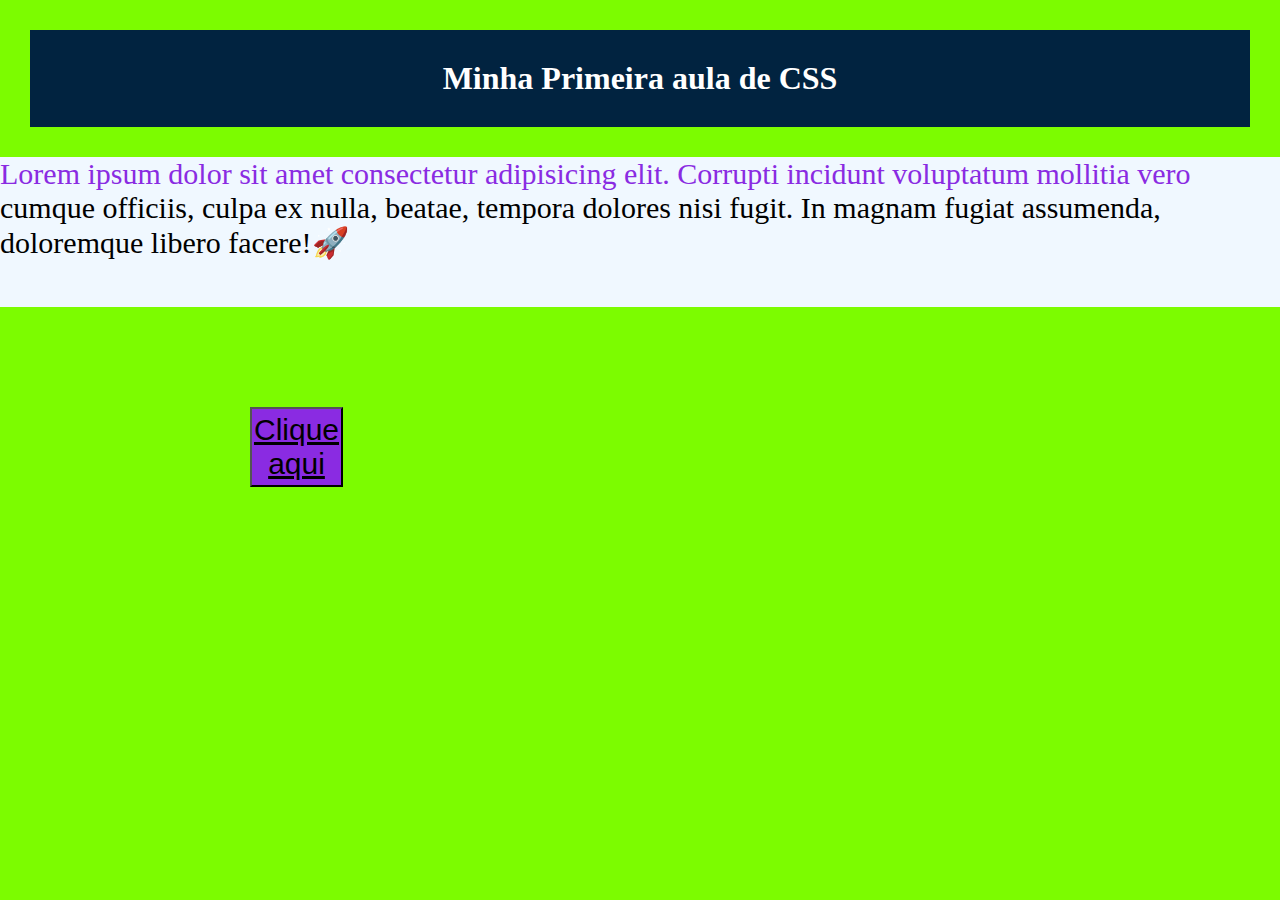
<file: Devclub/CSS/index.html>
<!DOCTYPE html>
<html lang="pt-br">
<head>
    <meta charset="UTF-8">
    <meta name="viewport" content="width=device-width, initial-scale=1.0">
    <link rel="stylesheet" href="style.css">
    <title>Document</title>
</head>
<body>
    <h1 class="texto"> Minha Primeira aula de CSS</h1>
    <P class="paragrafo">Lorem ipsum dolor sit amet consectetur adipisicing elit. Corrupti incidunt voluptatum mollitia vero cumque officiis, culpa ex nulla, beatae, tempora dolores nisi fugit. In magnam fugiat assumenda, doloremque libero facere!</P>
    <button class="botao"><a href="dasdasdasd">Clique aqui</a></button>
</body>

</html>
</file>
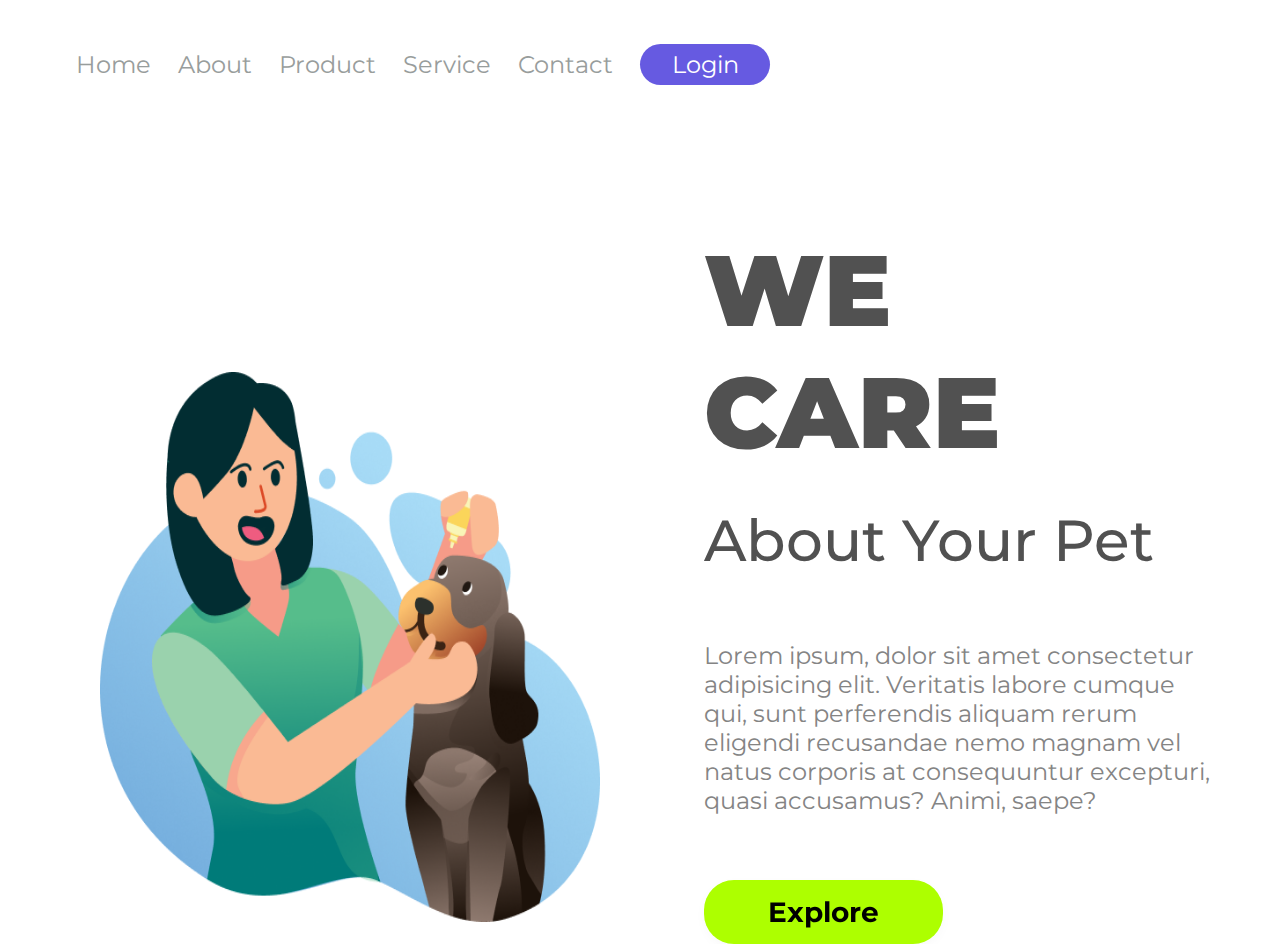
<file: Devclub/PROJETOS/projeto 1/index.html>
<!DOCTYPE html>
<html lang="pt-br">
<head>
    <meta charset="UTF-8">
    <meta name="viewport" content="width=device-width, initial-scale=1.0">
    <link rel="stylesheet" href="style.css">
    <link rel="preconnect" href="https://fonts.googleapis.com">
<link rel="preconnect" href="https://fonts.gstatic.com" crossorigin>
<link href="https://fonts.googleapis.com/css2?family=Montserrat:ital,wght@0,100..900;1,100..900&display=swap" rel="stylesheet">
    <title>We Care</title>
</head>
<body>
    <header>
        <a class="link-header">Home</a>
        <a  class="link-header">About</a>
        <a  class="link-header">Product</a>
        <a  class="link-header">Service</a>
        <a  class="link-header">Contact</a>
        <button  class="button-header">Login</button>
    </header>
    <main>
        <img src="img/we-care.png.png" class="img-logo" alt="we-care logo">
        <section>
            <h1>WE CARE</h1>
            <h2> About Your Pet</h2>
            <p>Lorem ipsum, dolor sit amet consectetur adipisicing elit. Veritatis labore cumque qui, sunt perferendis aliquam rerum eligendi recusandae nemo magnam vel natus corporis at consequuntur excepturi, quasi accusamus? Animi, saepe?</p>
            <button class="button-main">Explore</button>
            
        </section>
    </main>
</body>
</html>
</file>
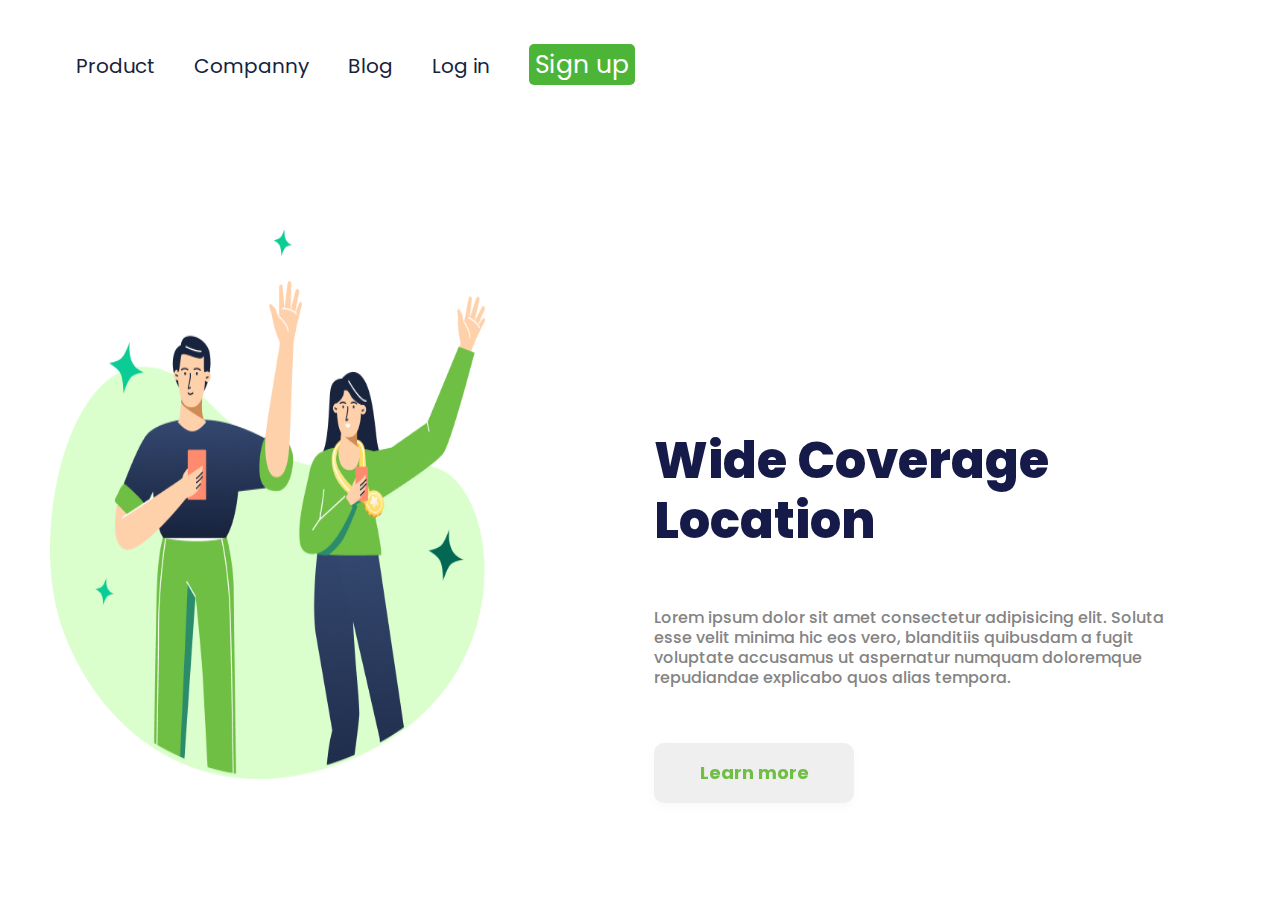
<file: Devclub/PROJETOS/projeto 2/index.html>
<!DOCTYPE html>
<html lang="pt-br">
<head>
    <meta charset="UTF-8">
    <meta name="viewport" content="width=device-width, initial-scale=1.0">
<link href="https://fonts.googleapis.com/css2?family=Montserrat:ital,wght@0,100..900;1,100..900&family=Poppins:ital,wght@0,100;0,200;0,300;0,400;0,500;0,600;0,700;0,800;0,900;1,100;1,200;1,300;1,400;1,500;1,600;1,700;1,800;1,900&display=swap" rel="stylesheet">
<link rel="stylesheet" href="style.css">
    <title>Desafio - 01 - CSS</title>
</head>
<body>
    <header>
        <a class="link-topo">Product</a>
        <a class="link-topo">Companny</a>
        <a class="link-topo">Blog</a>
        <a class="link-topo">Log in</a>
        <button class="button-topo">Sign up</button>
    </header>
    <main>
        <img src="img/(Positive) Congratulation You get 40 point for your ride.png" class="img-meio" alt=" img.logo">
        <div>
            <h1>Wide Coverage Location</h1>
             <p>Lorem ipsum dolor sit amet consectetur adipisicing elit. Soluta esse velit minima hic eos vero, blanditiis quibusdam a fugit voluptate accusamus ut aspernatur numquam doloremque repudiandae explicabo quos alias tempora.</p>
             <button class="button-baixo">Learn more</button>
        </div>
    </main>
</body>
</html>
</file>
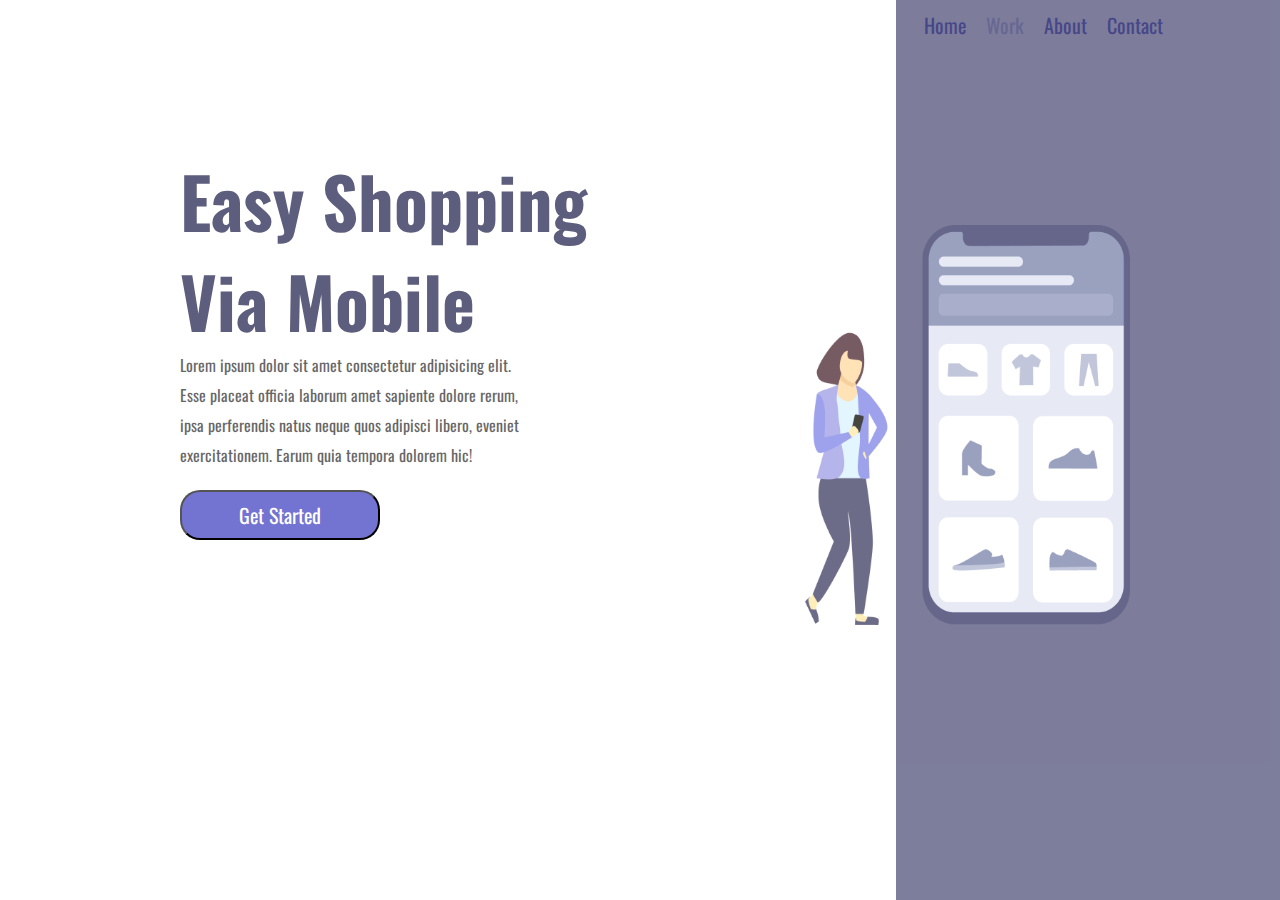
<file: Devclub/PROJETOS/projeto 3/index.html>
<!DOCTYPE html>
<html lang="pt-br">
<head>
    <meta charset="UTF-8">
    <meta name="viewport" content="width=device-width, initial-scale=1.0">
    <link rel="preconnect" href="https://fonts.googleapis.com">
    <link rel="preconnect" href="https://fonts.gstatic.com" crossorigin>
    <link href="https://fonts.googleapis.com/css2?family=Montserrat:ital,wght@0,100..900;1,100..900&family=Oswald:wght@200..700&family=Poppins:ital,wght@0,100;0,200;0,300;0,400;0,500;0,600;0,700;0,800;0,900;1,100;1,200;1,300;1,400;1,500;1,600;1,700;1,800;1,900&display=swap" rel="stylesheet">
    <title>CSS - Projeto</title>
    <link rel="stylesheet" href="style.css">
</head>
<body>
    <div class="wrapper"></div>
      <section class="container-left">
          <h1>Easy Shopping Via Mobile</h1>
                <p>Lorem ipsum dolor sit amet consectetur adipisicing elit. Esse placeat officia laborum amet sapiente dolore rerum, ipsa perferendis natus neque quos adipisci libero, eveniet exercitationem. Earum quia tempora dolorem hic!</p>
                   <Button>
                       <a href="#"  class="botao-get">Get Started</a>
                   </Button>
             </section>
                <section class="container-right">
                        <a href="#" class="link">Home</a>
                        <a href="#" class="link">Work</a>
                        <a href="#" class="link">About</a>
                        <a href="#" class="link">Contact</a>
                    <img src="img-3/img-3.png" class="img-logo" alt="img-3">
             </section>
    </div>
</body>
</html>
</file>
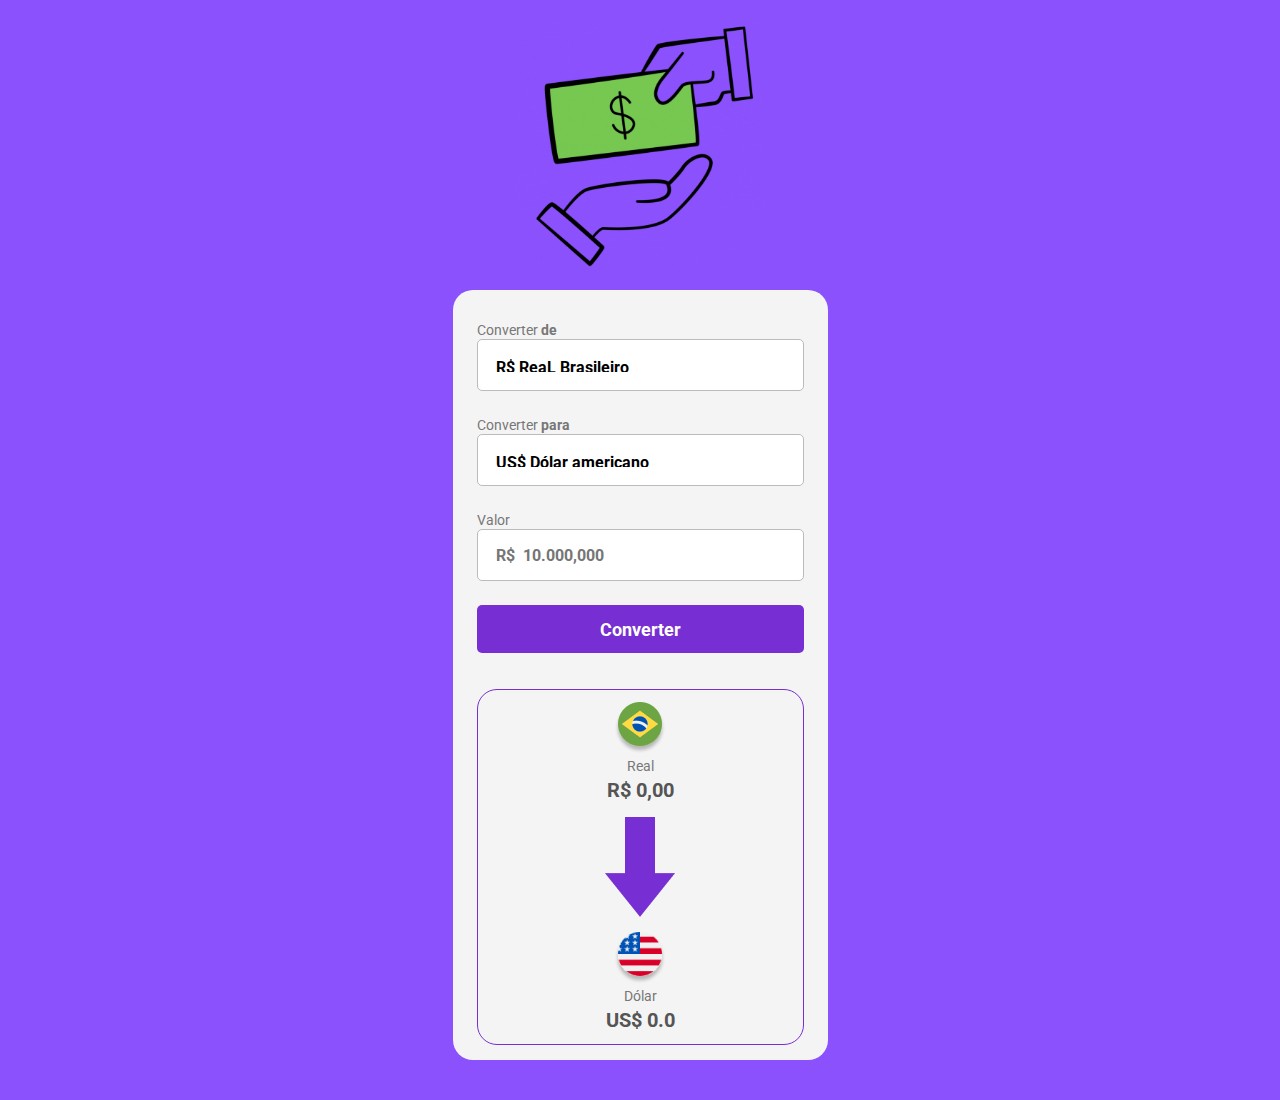
<file: Devclub/PROJETOS/projeto 4/index.html>
<!DOCTYPE html>
<html lang="pt-br">
<head>
    <meta charset="UTF-8">
    <meta name="viewport" content="width=device-width, initial-scale=1.0">
    <link rel="preconnect" href="https://fonts.googleapis.com">
<link rel="preconnect" href="https://fonts.gstatic.com" crossorigin>
<link href="https://fonts.googleapis.com/css2?family=Roboto:ital,wght@0,100..900;1,100..900&display=swap" rel="stylesheet">
<link rel="stylesheet" href="style.css">

    <title>DevClub - Convert Money</title>
    
</head>
<body>
    <img class="logo" src="assets/gif1.gif" alt="logo-gif1-convert-money">

    <main>
        <label>
            Converter <b>de</b>
            <select>
                <option> R$ ReaL Brasileiro</option>
            </select>
        </label>

        <label>
            Converter <b>para</b>
            <select class="currency-select">
                <option value="dolar">US$ Dólar americano</option>
                <option value="euro">€ Euro</option>
            </select>
        </label>

        <label>
            Valor
            <input class="input-currency" placeholder="R$  10.000,000">
        </label>

        <button class="convert-button">Converter</button>

        <section>
            <div class="currency-box">
                <img src="assets/brasil.png" alt="logo-moeda-a-converter">
                <p class="currency">Real</p>
                <p class="currency-value-to-convert">R$ 0,00</p>
            </div>


            <img class="arrow-img" src="assets/arrow.png" alt="seta">

            <div class="currency-box">
                <img class="currency-img" src="assets/dola.png" alt="logo-moeda-convertida">
                <p class="currency" id="currency-name">Dólar</p>
                <p class="currency-value">US$ 0.0</p>
            </div>
        </section>

    </main>
    
</body>
<script src="script.js"></script>
</html>
</file>
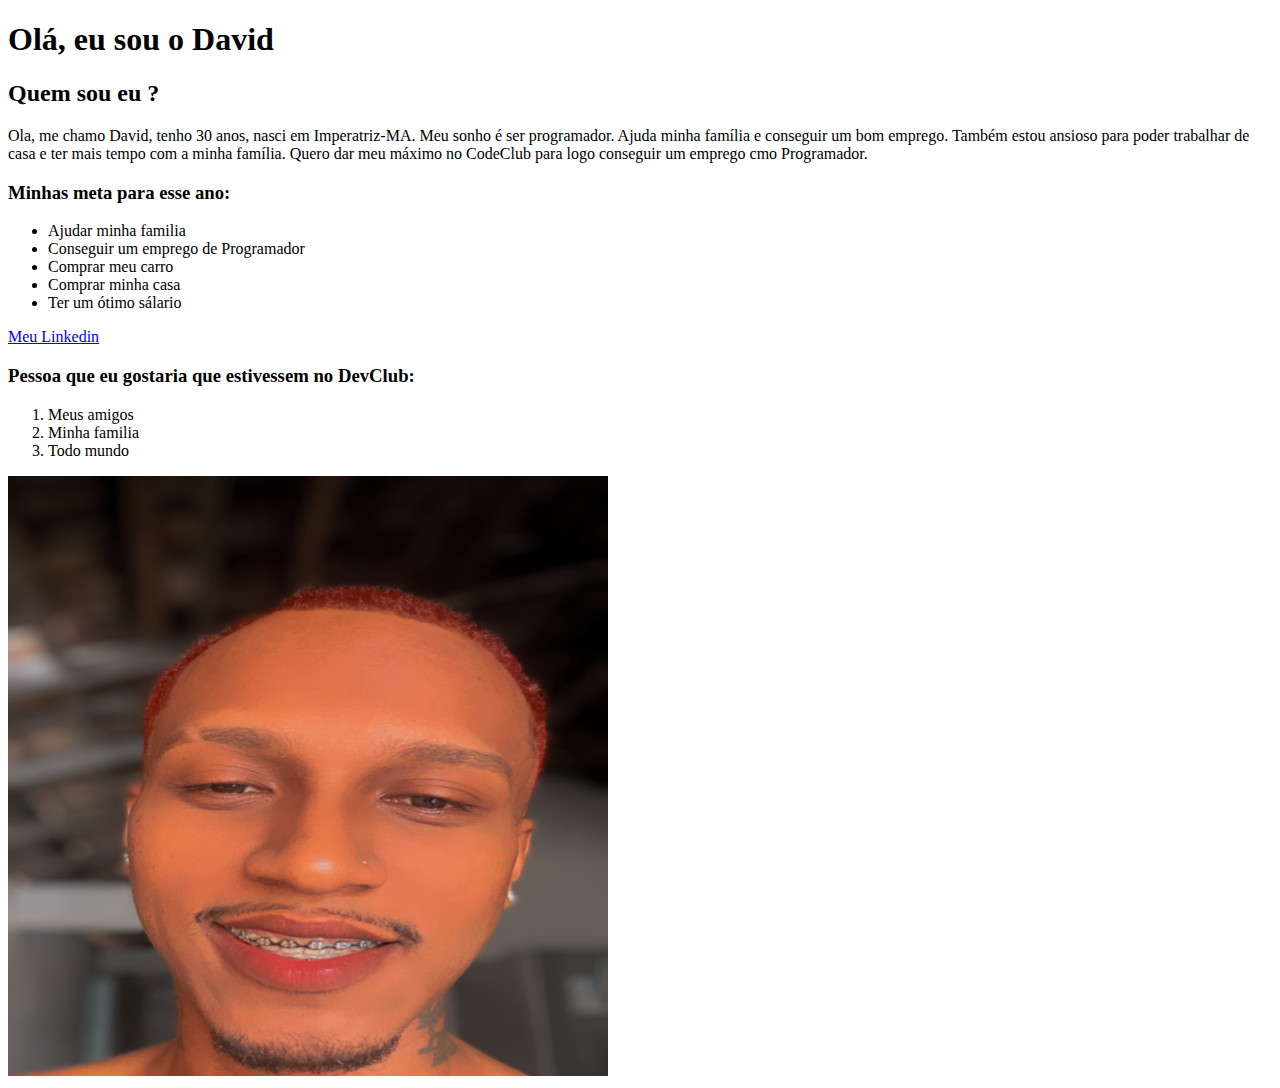
<file: Devclub/HTML/desafio1.html>
<!DOCTYPE html>
<html lang="pt-br">
<head>
    <meta charset="UTF-8">
    <meta name="viewport" content="width=device-width, initial-scale=1.0">
    <title>Quem sou eu!</title>
</head>
<body>
    <h1>Olá, eu sou o David</h1>
    <h2>Quem sou eu ?</h2>
    <p> Ola, me chamo David, tenho 30 anos, nasci em Imperatriz-MA. Meu sonho é ser programador. Ajuda minha família e conseguir um bom emprego. Também estou ansioso para poder trabalhar de casa e ter mais tempo com a minha família. Quero dar meu máximo no CodeClub para logo conseguir um emprego cmo Programador.</p>
    <h3>Minhas meta para esse ano:</h3>
    <ul>
         <li> Ajudar minha familia </li>
         <li>Conseguir um emprego de Programador</li> 
         <li>Comprar meu carro</li>
         <li>Comprar minha casa</li>
         <li>Ter um ótimo sálario</li>
       
    </ul>
    <a href="https://www.linkedin.com/in/david-santoshn/" target="_blank">Meu Linkedin</a>
    <h3>Pessoa que eu gostaria que estivessem no <stron>DevClub:</stron></h3>
    <ol>
        <li>Meus amigos</li> 
        <li>Minha familia</li>
        <li>Todo mundo</li>
    </ol>
    <img src="david.s.jpeg" 
    alt="Foto David Santos"
    height="600px"
    width="600px"
    >
</body>
</html>
</file>
<file: Devclub/CSS/style.css>
* {
    margin: 0;
    padding: 0;
    background: lawngreen;

}

.texto {
   text-align: center;
    color: white;
    background: #012340;
    margin:30px;
    padding:30px

}
.paragrafo {
    box-sizing: border-box;
    height: 150px;
    width: 150;
    font-size: 30px;
    background-color: aliceblue;
}
 
.botao {
    height: 80px;
    width: 93px;
    font-size: 30px;
    background-color: blueviolet;
    box-sizing: border-box;
    position: relative;
    margin-top: 100px; 
    margin-left: 250px;   
}

p::first-line {
    color: blueviolet;
}
p::after {
    content: "🚀";
}
a {
    background-color: blueviolet;
    color: black;
}

a:active {
    color: aqua;
}

a:visited {
    color: white;
}
</file>
<file: Devclub/PROJETOS/projeto 1/style.css>
* {
    font-family: "Montserrat", sans-serif;
    margin: 0;
    padding: 0;
    box-sizing: border-box;
  }

  header {
    margin: 44px 0 144px 76px;
  }
  .container {
    width: 80%;
    margin: auto;
  }
  
  
  .link-header {
    font-weight: 600px;
    font-size: 24px;
    line-height: 29px;
    color: #989d9c;
    cursor: pointer;
    margin-right: 23px;
    
  }
 
  .button-header {
    background: #665ae1;
    border-radius: 20.5px;
    width: 130px;
    height: 41px;
    border: none;
    font-weight: 600px;
    font-size: 24px;
    line-height: 29px;
    color: #ffffff;
    cursor: pointer;
    transition: all 0.3s ease;
  }
 
  .img-logo {
    width: 600px;
    height: 550px;
    padding-left: 100px;
    display: inline-block;
  }
  section {
    display: inline-block;
    width:493px;
    margin-left: 100px;
  
  }
  h1 {
    font-weight: 900;
    font-size: 100px;
    line-height: 122px;
    color: #515151;
  }
  h2 {
    font-weight: 500;
    font-size: 58px;
    line-height: 71px;
    color: #515151;
    width: 515px;
    margin-top: 32px;
    margin-bottom: 65px;
  }
  p {
    font-weight: 400px;
    font-size: 24px;
    line-height: 29px;
    color: #848484;
    width: 515px;
    margin-top: 32px;
    margin-bottom: 65px;
  }

  .button-main {
    background: #adff00;
    border-radius: 30px;
    width: 239px;
    height: 64px;
    border: none;
    cursor: pointer;
    filter: drop-shadow(0px 4px 4px rgba(0,.0,.0,.025));
    font-weight: 700;
    font-size: 28px;
    line-height: 34px;
    color: #000000;
    transition: all 0.3s ease;
  }

  button:hover {
    background-color: #2980b9; 
    transform: scale(1.1); 
  }
</file>
<file: Devclub/PROJETOS/projeto 2/style.css>
* {
    font-family: "Poppins", sans-serif;
    margin: 0;
    padding: 0;
    box-sizing: border-box;
}

header {
    margin: 44px 0 144px 76px;
}

.link-topo {
    font-size: 20px;
    line-height: 29px;
    color: #17233d;
    cursor: pointer;
    padding-right: 35px;
}

.button-topo {
    font-size: 25px;
    line-height: 29px;
    background: #4cb538;
    color: white;
    padding: 6px 6px;
    border: none;
    cursor: pointer;
    border-radius: 5px;
    transition: all 0.3s ease;
    
}

.container {
    width: 100%;
    margin: auto;
  }

.img-meio {
    width: 600px;
    height: 550px;
    padding-right: 156px;
    display: inline-block;
    margin-left: 50px;

}
div { 
    display: inline-block;
    width: 493px;
        
}

h1 {
    font-weight:800;
    font-size: 50px;
    color: #161a49;
    line-height: 60px;
}

p { 
    font-weight: 500;
    font-size: 16px;
    line-height: 20px;
    color: #848484;
    width: 515px;
    margin-top: 57px;
    margin-bottom:55px;
}

.button-baixo {
    color: #6fbf44;
    cursor: pointer;
    filter: drop-shadow(0px 4px 4px rgba(0,.0,.0,.025));
    transition: all 0.3s ease;
    width: 200px;
    height: 60px;
    border: none;
    font-weight: 700;
    font-size: 18px;
    border-radius: 10px;
}

button:hover {
    background-color: #2980b9; 
    transform: scale(1.1); 
  }

  @media screen and (max-width: 450px) { 
    header {
        display: none;
        margin-left: 82px;
        width: 100%;
        height: 50%;
        padding: 0;
        margin: 0;
    }

    main {
        height: auto;
        width: 100%;
        position: static;
        padding: 60px;
    
  }
  
  img {
    display: block;
    margin-left: -52px;
  }

  h1 {
    margin-left: -34px;
    font-size: 50px;
    line-height: 52px;
    margin: 50px 60px 0 60px;
    text-align: center;
  }

  p {
    font-size: 20px;
    line-height: 40px;
    width: auto;
    margin: -17px;
    text-align: center;
    padding: 31px;
  }

  button {
    margin-left: 107px;
    display: block;
  }
}
</file>
<file: Devclub/PROJETOS/projeto 3/style.css>
* {
    font-family: "Oswald", sans-serif;
    margin: 0;
    padding: 0;
    box-sizing: border-box;
}

.container-left {
    display: inline-block;
    width: 70%;
    height: 50px;
    padding: 50px;
    
  
}

.container-right {
    display: inline-block;
    background-color:#6f6f91;
    height: 100vh;
    width: 30%;
    position: absolute;
    padding: 10px;
    padding-left: 20px;
    margin-right: 50px;
    opacity: 90%;

}

.link {
    font-size: 20px;
    padding: 8px;
    color: #33337c;
    text-decoration: none;
}

img {
    position: absolute;
    top: 25%;
    right: 150px;
    height: 400px;;
}

h1 {
    font-size: 70px;
    color: #5D5D7D;
    margin-top: 100px;
    box-sizing: border-box;
    width: 500px;
    margin-left: 130px;
    line-height: 100px;
   
}

p {
    width: 500px;
    margin-left: 130px;  
    padding-right: 150px;
    line-height: 30px;
    opacity: 0.6;
    
}

button {
    box-sizing: border-box;
    width: 200px;
    margin-left: 130px;
    border-radius:20px;
    height: 50px;
    background-color: #7373d1;
    font-size: 20px;
    margin-top: 20px;
    cursor: pointer;
    
}

.botao-get {
    text-decoration: none;
    color: white;
}

a:hover {
    opacity: .5;
}

button:hover {
    opacity: .8;
}

button:active {
   opacity: .5;
}

a:nth-child(2) {
    opacity: 0.4;
}

@media screen and ( max-width: 900px) {
    .container-left {
       width: 100%;
       height: 50%;
       padding: 0;
       margin: 0;  
    }

    .container-right {
        display: block;
        height: auto;
        width: 100%;
        position: static;
        padding: 60px;
    }
    
    a {
        display: block;
    }
   
    img {
        position: static;
        max-width: 350px;
    }

    header {
        display: none;
    }

    h1 {
        font-size: 50px;
        line-height: 52px;
        width: auto;
        margin: 58px 60px 0 60px;
        text-align: center;
    }
    p {
        font-size: 20px;
        line-height: 40px;
        width: auto;
        margin: 0px;
        text-align: center;
        padding: 50px;

    }

    button {
        margin: 10px;
        display: block;
        margin-left: 140px;
        
    }

    @media screen and (max-width: 330px){
        .container-left {
            height: 70%;
        }
        
    }
}
</file>
<file: Devclub/PROJETOS/projeto 4/style.css>
*{  font-family: "Roboto", sans-serif;
    margin: 0;
    padding: 0;
    box-sizing: border-box;
    outline: none;
}
 body {
    background-color: #8A51FC;

 }

 .logo {
    display: block;
    width: auto;
    height: 250px;
    margin: 20px auto;

 }

 main {
    width: 375px;  
    background-color: #f4f4f4;
    border-radius: 20px;
    margin: 0 auto 40px;
    padding: 30px 24px 15px;
   
    
 }

 label {
    color: #777777;
    font: weight 400px;
    font-size: 14px;

 }

 select, input {
   background-color: #ffffff;
   border: 1px solid #bbbbbb;
   border-radius: 5px;
   height: 52px;
   width: 100%;
   margin-bottom: 24px;
   appearance: none;
   padding: 18px;
   font-weight: 700;
   font-size: 16px;
   cursor: pointer;
 }

 button {
   background: #772fd3;
   border-radius: 5px;
   width: 100%;
   border: none;
   height: 48px;
   color: #ffffff;
   font-weight: 700;
   font-size: 18px;
   cursor: pointer;
 }

 button:hover {
   opacity: 0.8;

 }

 button:active {
   opacity: 0.6;
 }

 section {
   border: 1px solid #772fd3;
   border-radius: 20px;
   margin-top: 36px;
   padding: 12px;
   display: flex;
   flex-direction: column;
   align-items: center;
 }

 .arrow-img {
   margin: 15px 0;
   
 }
  

 .currency-box {
   display: flex;
   flex-direction: column;
   align-items: center;
   gap: 4px;
 }
 .currency {
   color: #777777;
   font-size: 14px;
 }

 .currency-value, .currency-value-to-convert {
   color: #555555;
   font-weight: 700;
   font-size: 20px;
 }
</file>
